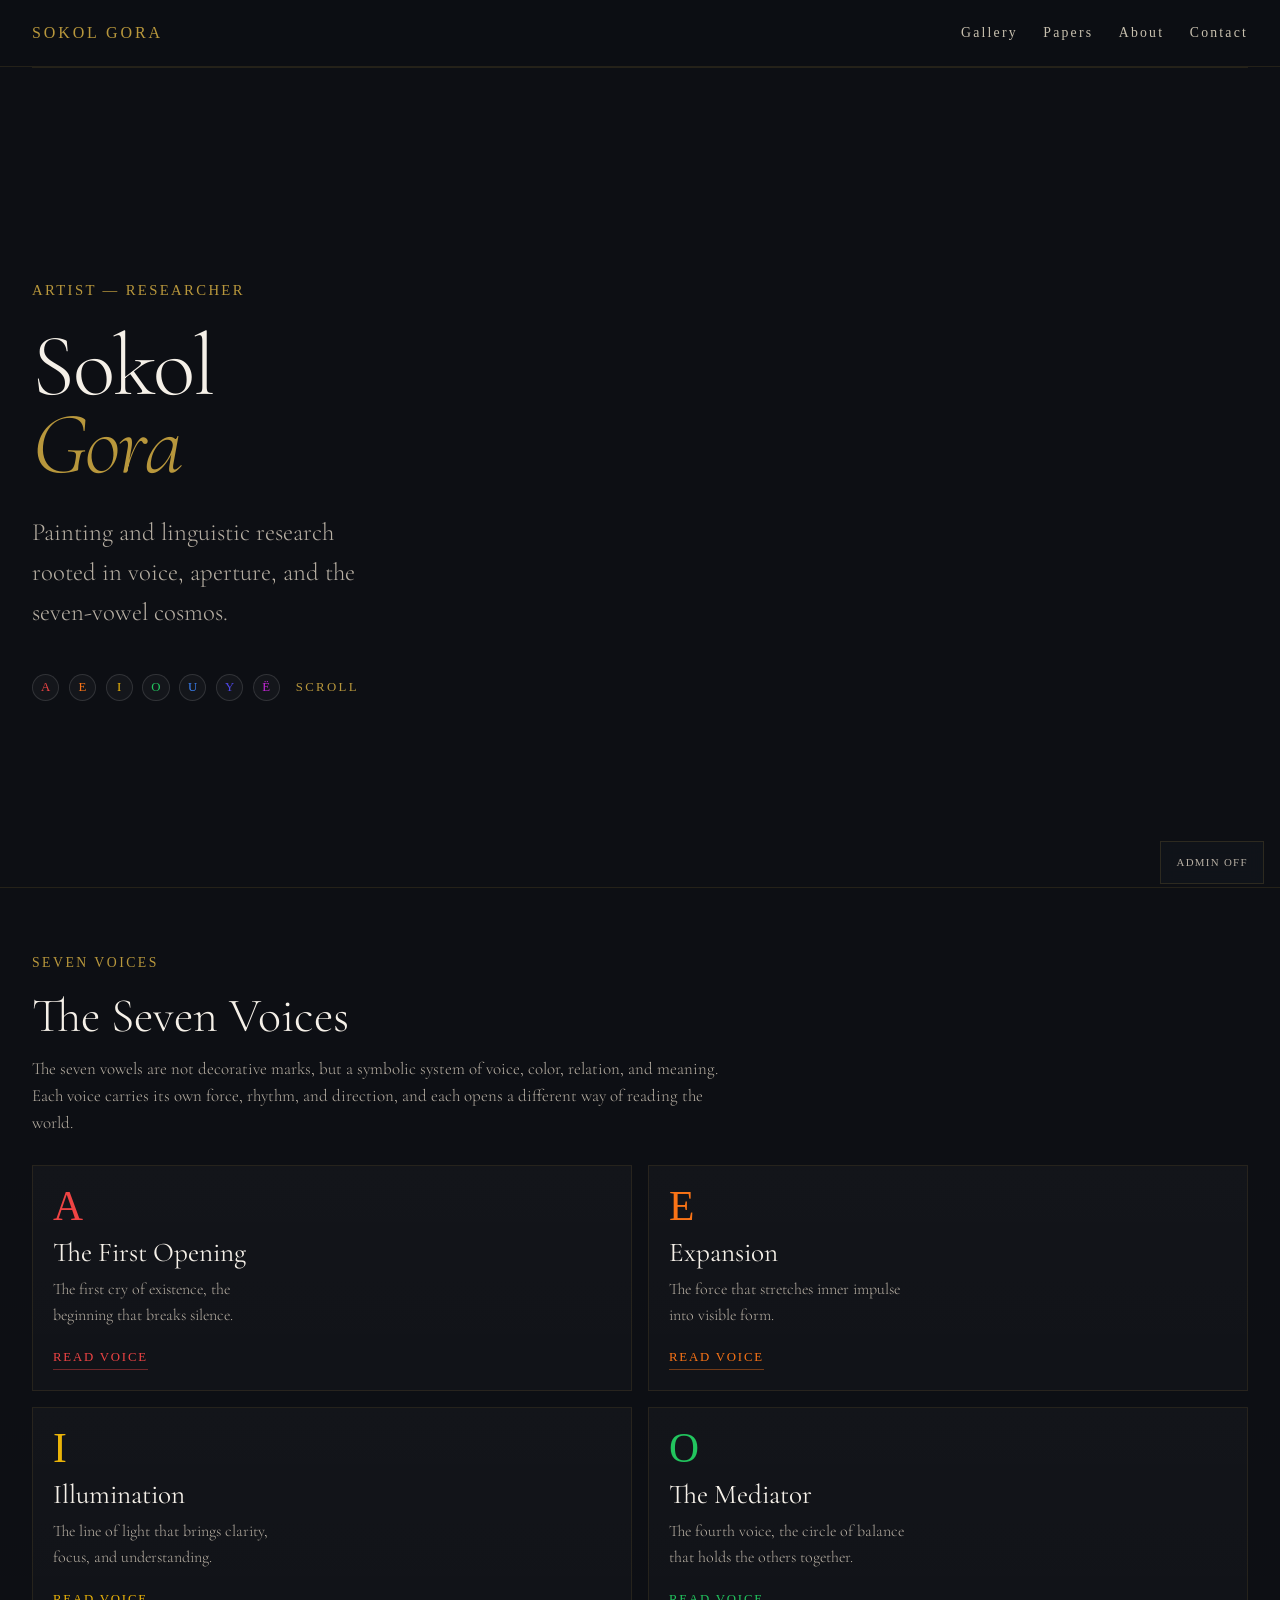
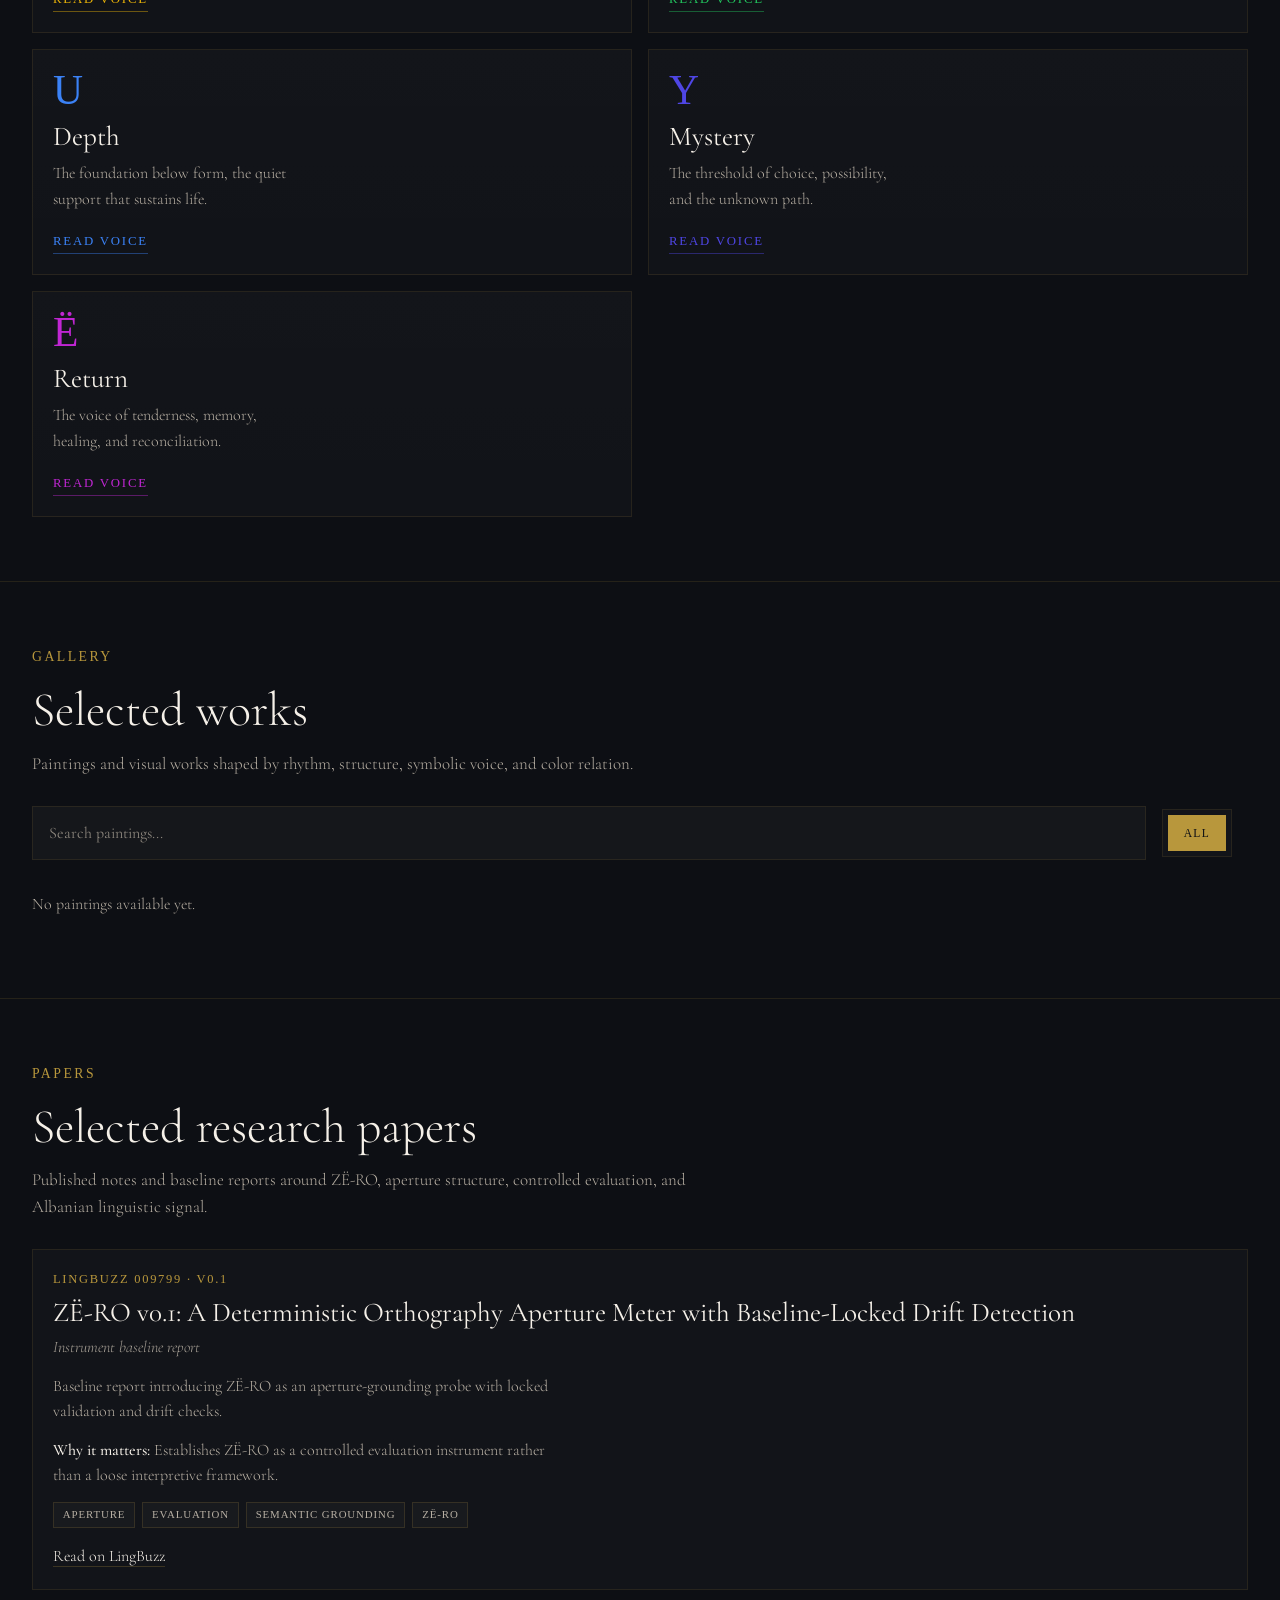
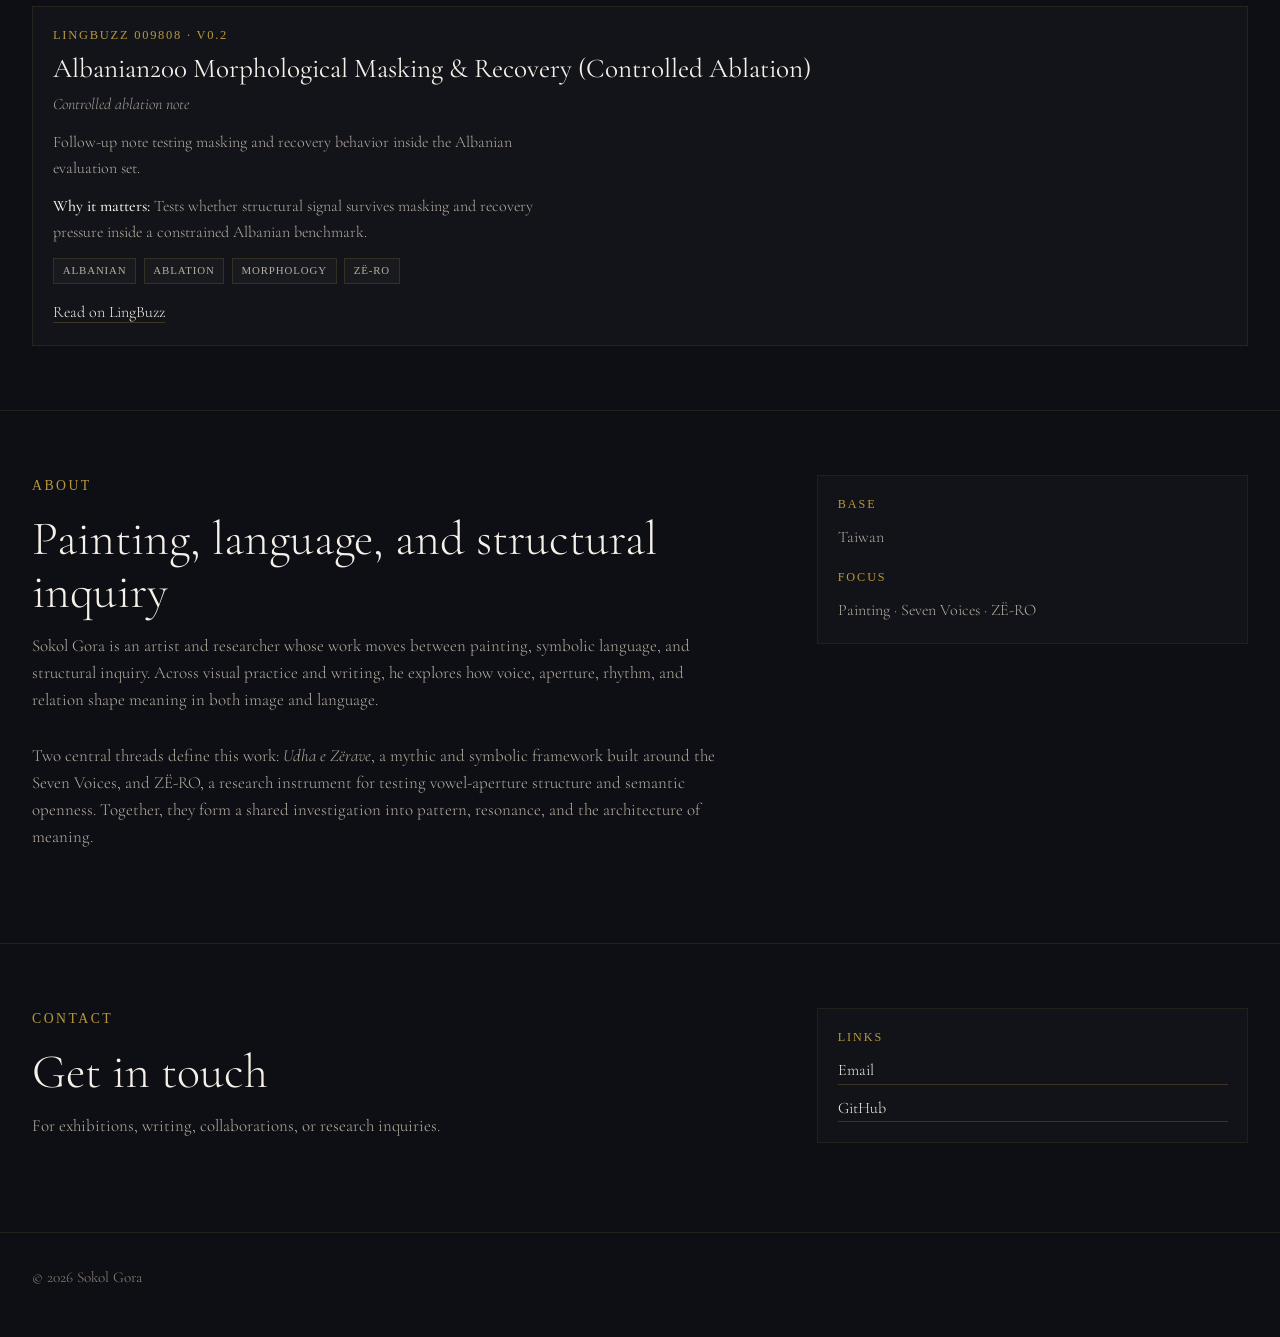
<file: index.html>
<!DOCTYPE html>
<html lang="en">
<head>
  <meta charset="UTF-8" />
  <meta name="viewport" content="width=device-width, initial-scale=1.0" />
  <title>Sokol Gora</title>
  <meta
    name="description"
    content="Painting and linguistic research rooted in voice, aperture, and the seven-vowel cosmos."
  />
  <link rel="preconnect" href="https://fonts.googleapis.com" />
  <link rel="preconnect" href="https://fonts.gstatic.com" crossorigin />
  <link
    href="https://fonts.googleapis.com/css2?family=Cormorant+Garamond:ital,wght@0,300;0,400;0,500;0,600;1,300;1,400&family=IM+Fell+English+SC&display=swap"
    rel="stylesheet"
  />
  <style>
    :root {
      --bg: #09090b;
      --panel: #101014;
      --panel-soft: rgba(255, 255, 255, 0.02);
      --line: rgba(184, 151, 60, 0.14);
      --line-strong: rgba(184, 151, 60, 0.3);
      --gold: #b8973c;
      --gold-soft: #8a6e2d;
      --text: #f5f0e8;
      --muted: #b7afa3;
      --muted-2: #8c867d;
      --max: 1280px;
      --pad: clamp(1.25rem, 3vw, 2rem);
      --serif: "Cormorant Garamond", Georgia, serif;
      --caps: "IM Fell English SC", serif;
    }

    * {
      box-sizing: border-box;
    }

    html {
      scroll-behavior: smooth;
      scroll-padding-top: 6rem;
      background: #0d0f14;
    }

    body {
      margin: 0;
      min-height: 100svh;
      background: #0d0f14;
      color: var(--text);
      font-family: var(--serif);
      font-weight: 300;
      line-height: 1.6;
    }

    a {
      color: inherit;
      text-decoration: none;
    }

    .site-shell {
      position: relative;
      overflow: visible;
    }

    .site-shell::before,
    .site-shell::after {
      content: none;
    }

    .inner {
      position: relative;
      z-index: 1;
      width: min(var(--max), calc(100% - 2 * var(--pad)));
      margin: 0 auto;
    }

    header {
      position: sticky;
      top: 0;
      z-index: 50;
      padding: 1.25rem 0;
      border-bottom: 1px solid var(--line);
      background: rgba(13, 15, 20, 0.88);
      backdrop-filter: blur(10px);
      -webkit-backdrop-filter: blur(10px);
    }

    .topbar {
      display: flex;
      align-items: center;
      justify-content: space-between;
      gap: 1rem;
    }

    .brand {
      font-family: var(--caps);
      font-size: 1rem;
      letter-spacing: 0.18em;
      color: var(--gold);
      text-transform: uppercase;
      white-space: nowrap;
    }

    nav {
      display: flex;
      gap: clamp(1rem, 2vw, 2rem);
      flex-wrap: wrap;
      justify-content: flex-end;
    }

    nav a {
      font-family: var(--caps);
      font-size: 0.86rem;
      letter-spacing: 0.16em;
      color: #ddd4c0;
      opacity: 0.9;
      transition: color 0.2s ease, opacity 0.2s ease;
    }

    nav a:hover,
    nav a:focus-visible {
      color: var(--gold);
      opacity: 1;
      outline: none;
    }

    .hero {
      min-height: calc(100svh - 5rem);
      display: grid;
      align-items: center;
      padding: clamp(4rem, 10vh, 7rem) 0 4rem;
    }

    .hero-grid {
      display: grid;
      grid-template-columns: minmax(0, 560px);
      gap: 0;
      align-items: end;
    }

    .eyebrow {
      font-family: var(--caps);
      font-size: 0.92rem;
      letter-spacing: 0.16em;
      color: var(--gold);
      margin: 0 0 1.6rem;
      text-transform: uppercase;
    }

    .hero-title {
      margin: 0;
      line-height: 0.88;
      letter-spacing: -0.02em;
      font-weight: 300;
      font-size: clamp(2.8rem, 7.7vw, 5.5rem);
    }

    .hero-title span {
      display: block;
    }

    .hero-title .accent {
      color: var(--gold);
      font-style: italic;
    }

    .hero-copy {
      max-width: 28ch;
      margin: 1.9rem 0 2.6rem;
      font-size: clamp(1.2rem, 2.1vw, 1.55rem);
      color: var(--muted);
    }

    .voice-row {
      display: flex;
      align-items: center;
      gap: 0.6rem;
      flex-wrap: wrap;
      margin-top: 1rem;
    }

    #voice-links {
      display: flex;
      gap: 0.6rem;
      flex-wrap: wrap;
    }

    .voice-link {
      width: 1.7rem;
      height: 1.7rem;
      display: inline-flex;
      align-items: center;
      justify-content: center;
      border-radius: 999px;
      border: 1px solid rgba(255, 255, 255, 0.12);
      background: rgba(255, 255, 255, 0.03);
      color: var(--voice);
      font-family: var(--caps);
      font-size: 0.8rem;
      line-height: 1;
      transition:
        transform 0.18s ease,
        border-color 0.18s ease,
        background 0.18s ease,
        box-shadow 0.18s ease;
    }

    .voice-link:hover,
    .voice-link:focus-visible {
      transform: translateY(-1px);
      border-color: color-mix(in srgb, var(--voice) 70%, white 30%);
      background: color-mix(in srgb, var(--voice) 16%, transparent 84%);
      box-shadow: 0 0 0 3px color-mix(in srgb, var(--voice) 14%, transparent 86%);
      outline: none;
    }

    .scroll-note {
      font-family: var(--caps);
      font-size: 0.8rem;
      letter-spacing: 0.18em;
      color: var(--gold);
      text-transform: uppercase;
      margin-left: 0.4rem;
    }

    .hero-side {
      display: none;
    }

    section {
      padding: 4rem 0;
      border-top: 1px solid var(--line);
    }

    .section-head {
      display: flex;
      align-items: baseline;
      justify-content: space-between;
      gap: 1rem;
      margin-bottom: 1rem;
    }

    .section-kicker {
      font-family: var(--caps);
      font-size: 0.86rem;
      letter-spacing: 0.18em;
      color: var(--gold);
      text-transform: uppercase;
    }

    .section-title {
      margin: 0 0 0.8rem;
      font-size: clamp(2rem, 4vw, 3rem);
      font-weight: 300;
      line-height: 1.1;
    }

    .section-copy {
      max-width: 44rem;
      color: var(--muted);
      font-size: 1.06rem;
      margin: 0 0 1.8rem;
    }

    .voice-grid {
      display: grid;
      grid-template-columns: repeat(2, minmax(0, 1fr));
      gap: 1rem;
    }

    .voice-card {
      --voice-accent: var(--gold);
      border: 1px solid rgba(184, 151, 60, 0.12);
      background: linear-gradient(180deg, rgba(255,255,255,0.025), rgba(255,255,255,0.015));
      padding: 1.25rem;
      transition:
        transform 0.18s ease,
        border-color 0.18s ease,
        box-shadow 0.18s ease;
    }

    .voice-card:hover,
    .voice-card:focus-within {
      transform: translateY(-2px);
      border-color: color-mix(in srgb, var(--voice-accent) 38%, rgba(184,151,60,0.24));
      box-shadow: 0 12px 28px rgba(0, 0, 0, 0.18);
    }

    .voice-card-letter {
      font-family: var(--caps);
      font-size: 2.6rem;
      line-height: 1;
      color: var(--voice-accent);
      margin-bottom: 0.65rem;
    }

    .voice-card-title {
      margin: 0 0 0.55rem;
      font-size: 1.7rem;
      font-weight: 400;
      line-height: 1.1;
    }

    .voice-card-copy {
      margin: 0 0 1rem;
      color: var(--muted);
      font-size: 1rem;
      max-width: 30ch;
    }

    .voice-card-link {
      display: inline-flex;
      align-items: center;
      gap: 0.45rem;
      font-family: var(--caps);
      font-size: 0.8rem;
      letter-spacing: 0.14em;
      text-transform: uppercase;
      color: var(--voice-accent);
      border-bottom: 1px solid color-mix(in srgb, var(--voice-accent) 42%, transparent);
      padding-bottom: 0.1rem;
    }

    .voice-card-link:hover,
    .voice-card-link:focus-visible {
      border-color: color-mix(in srgb, var(--voice-accent) 74%, transparent);
      outline: none;
    }

    .cards {
      display: grid;
      grid-template-columns: repeat(2, minmax(0, 1fr));
      gap: 1.2rem;
    }

    .card {
      background: linear-gradient(180deg, rgba(255,255,255,0.025), rgba(255,255,255,0.015));
      border: 1px solid rgba(184, 151, 60, 0.12);
      padding: 1.25rem;
      min-height: 15rem;
    }

    .card-label {
      font-family: var(--caps);
      font-size: 0.82rem;
      letter-spacing: 0.14em;
      text-transform: uppercase;
      color: var(--gold);
      margin-bottom: 0.8rem;
    }

    .card h3 {
      margin: 0 0 0.65rem;
      font-size: 2rem;
      font-weight: 300;
    }

    .card p {
      margin: 0;
      color: var(--muted);
      font-size: 1rem;
    }

    .sr-only {
      position: absolute;
      width: 1px;
      height: 1px;
      padding: 0;
      margin: -1px;
      overflow: hidden;
      clip: rect(0, 0, 0, 0);
      white-space: nowrap;
      border: 0;
    }

    [hidden] {
      display: none !important;
    }

    .gallery-tools {
      display: grid;
      grid-template-columns: minmax(0, 1.2fr) auto auto;
      gap: 1rem;
      align-items: center;
      margin-bottom: 1rem;
    }

    .gallery-search input {
      width: 100%;
      min-height: 3.4rem;
      border: 1px solid rgba(184, 151, 60, 0.12);
      background: rgba(255, 255, 255, 0.03);
      color: var(--text);
      font-family: var(--serif);
      font-size: 1rem;
      padding: 0.95rem 1rem;
      outline: none;
    }

    .gallery-search input::placeholder {
      color: var(--muted-2);
    }

    .gallery-search input:focus {
      border-color: rgba(184, 151, 60, 0.4);
    }

    .gallery-filters {
      display: inline-flex;
      align-items: center;
      gap: 0.4rem;
      padding: 0.3rem;
      border: 1px solid rgba(184, 151, 60, 0.12);
      background: rgba(255, 255, 255, 0.02);
    }

    .gallery-filter {
      border: 0;
      background: transparent;
      color: var(--muted);
      font-family: var(--caps);
      font-size: 0.72rem;
      letter-spacing: 0.12em;
      text-transform: uppercase;
      padding: 0.75rem 1rem;
      cursor: pointer;
    }

    .gallery-filter.is-active {
      background: var(--gold);
      color: #0d0f14;
    }

    .gallery-publish-btn {
      min-height: 3.4rem;
      border: 1px solid rgba(184, 151, 60, 0.28);
      background: var(--gold);
      color: #0d0f14;
      font-family: var(--caps);
      font-size: 0.74rem;
      letter-spacing: 0.14em;
      text-transform: uppercase;
      padding: 0 1.35rem;
      cursor: pointer;
    }

    .gallery-series-filters {
      display: flex;
      flex-wrap: wrap;
      gap: 0.55rem;
      margin: 0 0 1rem;
    }

    .gallery-series-chip {
      border: 1px solid rgba(184, 151, 60, 0.14);
      background: rgba(255, 255, 255, 0.02);
      color: var(--muted);
      font-family: var(--caps);
      font-size: 0.68rem;
      letter-spacing: 0.12em;
      text-transform: uppercase;
      padding: 0.65rem 0.9rem;
      cursor: pointer;
    }

    .gallery-series-chip.is-active {
      border-color: rgba(184, 151, 60, 0.28);
      background: rgba(184, 151, 60, 0.12);
      color: var(--text);
    }

    .gallery-grid {
      display: grid;
      grid-template-columns: repeat(2, minmax(0, 1fr));
      gap: 1rem;
    }

    .gallery-card {
      overflow: hidden;
      border: 1px solid rgba(184, 151, 60, 0.12);
      background: linear-gradient(180deg, rgba(255,255,255,0.025), rgba(255,255,255,0.015));
    }

    .gallery-media {
      aspect-ratio: 4 / 3;
      width: 100%;
      border: 0;
      padding: 0;
      background: #11141b;
      border-bottom: 1px solid rgba(184, 151, 60, 0.12);
      display: flex;
      align-items: center;
      justify-content: center;
      overflow: hidden;
      cursor: zoom-in;
    }

    .gallery-image {
      width: 100%;
      height: 100%;
      object-fit: contain;
      object-position: center;
      display: block;
      background: #11141b;
    }

    .gallery-placeholder {
      color: var(--muted-2);
      font-family: var(--caps);
      font-size: 0.72rem;
      letter-spacing: 0.12em;
      text-transform: uppercase;
    }

    .gallery-body {
      padding: 1rem 1.1rem 1.15rem;
    }

    .gallery-title {
      margin: 0 0 0.45rem;
      font-size: 1.95rem;
      font-weight: 400;
      line-height: 1.08;
    }

    .gallery-details {
      margin: 0 0 0.75rem;
      color: var(--gold);
      font-family: var(--caps);
      font-size: 0.72rem;
      letter-spacing: 0.12em;
      text-transform: uppercase;
    }

    .gallery-series {
      margin: 0 0 0.55rem;
      color: var(--muted-2);
      font-family: var(--caps);
      font-size: 0.68rem;
      letter-spacing: 0.12em;
      text-transform: uppercase;
    }

    .gallery-description {
      margin: 0;
      color: var(--muted);
    }

    .gallery-source-line {
      margin: 0.85rem 0 0;
      color: var(--muted-2);
      font-family: var(--caps);
      font-size: 0.68rem;
      letter-spacing: 0.12em;
      text-transform: uppercase;
    }

    .gallery-card-actions {
      display: flex;
      flex-wrap: wrap;
      gap: 0.6rem;
      margin-top: 1rem;
      padding-top: 0.95rem;
      border-top: 1px solid rgba(184, 151, 60, 0.1);
    }

    .gallery-action-link,
    .gallery-action-btn {
      border: 1px solid rgba(184, 151, 60, 0.16);
      background: transparent;
      color: var(--muted);
      font-family: var(--caps);
      font-size: 0.68rem;
      letter-spacing: 0.12em;
      text-transform: uppercase;
      padding: 0.7rem 0.95rem;
      cursor: pointer;
      text-decoration: none;
      display: inline-flex;
      align-items: center;
      justify-content: center;
    }

    .gallery-action-link:hover,
    .gallery-action-link:focus-visible,
    .gallery-action-btn:hover,
    .gallery-action-btn:focus-visible {
      border-color: rgba(184, 151, 60, 0.32);
      color: var(--text);
      outline: none;
    }

    .gallery-action-link.is-primary {
      background: var(--gold);
      color: #0d0f14;
      border-color: rgba(184, 151, 60, 0.32);
    }

    .gallery-action-btn.is-soft {
      color: var(--muted-2);
    }

    .gallery-empty {
      margin-top: 1rem;
      color: var(--muted);
    }

    .gallery-publish-modal {
      position: fixed;
      inset: 0;
      z-index: 80;
      display: grid;
      place-items: center;
      padding: 1.5rem;
      background: rgba(8, 10, 14, 0.82);
    }

    .gallery-publish-shell {
      width: min(1080px, 100%);
      max-height: calc(100svh - 3rem);
      overflow: auto;
      border: 1px solid rgba(184, 151, 60, 0.14);
      background: #11141b;
      box-shadow: 0 24px 80px rgba(0, 0, 0, 0.45);
    }

    .gallery-publish-panel {
      margin: 0;
      padding: 1rem;
      border: 0;
      background: transparent;
    }

    .gallery-publish-head {
      display: flex;
      align-items: flex-start;
      justify-content: space-between;
      gap: 1rem;
      margin-bottom: 0.75rem;
    }

    .gallery-panel-kicker {
      margin: 0 0 0.35rem;
      font-family: var(--caps);
      font-size: 0.72rem;
      letter-spacing: 0.12em;
      text-transform: uppercase;
      color: var(--gold);
    }

    .gallery-publish-head h3 {
      margin: 0;
      font-size: 1.7rem;
      font-weight: 400;
    }

    .gallery-publish-actions {
      display: flex;
      gap: 0.6rem;
      flex-wrap: wrap;
    }

    .gallery-ghost-btn {
      border: 1px solid rgba(184, 151, 60, 0.16);
      background: transparent;
      color: var(--muted);
      font-family: var(--caps);
      font-size: 0.68rem;
      letter-spacing: 0.12em;
      text-transform: uppercase;
      padding: 0.75rem 0.95rem;
      cursor: pointer;
    }

    .gallery-panel-note {
      margin: 0 0 1rem;
      color: var(--muted);
      max-width: 58ch;
    }

    .gallery-field-grid {
      display: grid;
      grid-template-columns: repeat(2, minmax(0, 1fr));
      gap: 0.9rem;
    }

    .gallery-field {
      display: block;
    }

    .gallery-field-wide {
      grid-column: 1 / -1;
    }

    .gallery-field span {
      display: block;
      margin-bottom: 0.35rem;
      color: var(--muted);
      font-family: var(--caps);
      font-size: 0.72rem;
      letter-spacing: 0.12em;
      text-transform: uppercase;
    }

    .gallery-field input,
    .gallery-field textarea {
      width: 100%;
      border: 1px solid rgba(184, 151, 60, 0.12);
      background: rgba(255, 255, 255, 0.03);
      color: var(--text);
      font-family: var(--serif);
      font-size: 1rem;
      padding: 0.9rem 1rem;
      outline: none;
    }

    .gallery-field textarea {
      resize: vertical;
    }

    .gallery-field input:focus,
    .gallery-field textarea:focus {
      border-color: rgba(184, 151, 60, 0.4);
    }

    .gallery-form-actions {
      display: flex;
      flex-wrap: wrap;
      align-items: center;
      gap: 1rem;
      margin-top: 1rem;
    }

    .gallery-submit-btn {
      border: 1px solid rgba(184, 151, 60, 0.28);
      background: var(--gold);
      color: #0d0f14;
      font-family: var(--caps);
      font-size: 0.74rem;
      letter-spacing: 0.14em;
      text-transform: uppercase;
      padding: 0.95rem 1.25rem;
      cursor: pointer;
    }

    .gallery-form-status {
      margin: 0;
      color: var(--muted);
    }

    .gallery-lightbox {
      position: fixed;
      inset: 0;
      z-index: 90;
      background: rgba(8, 10, 14, 0.9);
      display: grid;
      place-items: center;
      padding: 2rem;
    }

    .gallery-lightbox-inner {
      width: min(1100px, 100%);
      max-height: calc(100svh - 4rem);
      overflow: auto;
      border: 1px solid rgba(184, 151, 60, 0.16);
      background: #11141b;
      box-shadow: 0 20px 80px rgba(0, 0, 0, 0.45);
    }

    .gallery-lightbox-toolbar {
      display: flex;
      align-items: flex-start;
      justify-content: space-between;
      gap: 1rem;
      padding: 1rem 1.1rem;
      border-bottom: 1px solid rgba(184, 151, 60, 0.12);
    }

    .gallery-lightbox-actions {
      display: flex;
      align-items: center;
      gap: 0.55rem;
      flex-wrap: wrap;
    }

    .gallery-lightbox-title {
      margin: 0 0 0.3rem;
      font-size: 1.7rem;
      font-weight: 400;
      line-height: 1.1;
    }

    .gallery-lightbox-meta {
      margin: 0;
      color: var(--gold);
      font-family: var(--caps);
      font-size: 0.72rem;
      letter-spacing: 0.12em;
      text-transform: uppercase;
    }

    .gallery-lightbox-close {
      border: 1px solid rgba(184, 151, 60, 0.16);
      background: transparent;
      color: var(--muted);
      font-family: var(--caps);
      font-size: 0.68rem;
      letter-spacing: 0.12em;
      text-transform: uppercase;
      padding: 0.7rem 0.95rem;
      cursor: pointer;
    }

    .gallery-lightbox-stage {
      display: flex;
      align-items: center;
      justify-content: center;
      padding: 1.2rem;
      min-height: 50svh;
      background: #0d0f14;
      overflow: hidden;
    }

    .gallery-lightbox-image {
      display: block;
      max-width: 100%;
      max-height: calc(100svh - 12rem);
      object-fit: contain;
      background: #11141b;
      transform-origin: center center;
      transition: transform 0.08s ease-out;
      user-select: none;
      -webkit-user-drag: none;
    }

    .paper-list {
      display: grid;
      gap: 1rem;
    }

    .paper {
      border: 1px solid rgba(184, 151, 60, 0.12);
      background: rgba(255, 255, 255, 0.018);
      padding: 1.2rem 1.25rem;
    }

    .paper-meta {
      font-family: var(--caps);
      font-size: 0.78rem;
      letter-spacing: 0.14em;
      color: var(--gold);
      text-transform: uppercase;
      margin-bottom: 0.45rem;
    }

    .paper h3 {
      margin: 0 0 0.45rem;
      font-size: 1.7rem;
      font-weight: 400;
      line-height: 1.15;
    }

    .paper p {
      margin: 0 0 0.8rem;
      color: var(--muted);
      max-width: 64ch;
    }

    .paper-subtitle {
      margin: 0 0 0.5rem;
      color: var(--text);
      font-size: 1rem;
      font-style: italic;
      opacity: 0.9;
    }

    .paper-why {
      color: var(--muted);
      margin-bottom: 0.95rem;
    }

    .paper-why strong {
      color: var(--text);
      font-weight: 500;
    }

    .paper-tags {
      display: flex;
      flex-wrap: wrap;
      gap: 0.45rem;
      margin: 0 0 1rem;
      padding: 0;
      list-style: none;
    }

    .paper-tag {
      display: inline-flex;
      align-items: center;
      border: 1px solid rgba(184, 151, 60, 0.18);
      background: rgba(255, 255, 255, 0.025);
      color: var(--muted);
      padding: 0.22rem 0.55rem;
      font-family: var(--caps);
      font-size: 0.68rem;
      letter-spacing: 0.08em;
      text-transform: uppercase;
    }

    .paper a,
    .contact-links a {
      color: var(--text);
      border-bottom: 1px solid rgba(184, 151, 60, 0.25);
      transition: color 0.2s ease, border-color 0.2s ease;
    }

    .paper a:hover,
    .paper a:focus-visible,
    .contact-links a:hover,
    .contact-links a:focus-visible {
      color: var(--gold);
      border-color: rgba(184, 151, 60, 0.7);
      outline: none;
    }

    .about-grid,
    .contact-grid {
      display: grid;
      grid-template-columns: minmax(0, 1.4fr) minmax(16rem, 0.8fr);
      gap: 2rem;
    }

    .about-meta,
    .contact-box {
      border: 1px solid rgba(184, 151, 60, 0.1);
      background: rgba(255, 255, 255, 0.015);
      padding: 1.2rem;
      align-self: start;
    }

    .meta-label {
      font-family: var(--caps);
      font-size: 0.76rem;
      letter-spacing: 0.16em;
      text-transform: uppercase;
      color: var(--gold);
      margin-bottom: 0.65rem;
    }

    .meta-value {
      color: var(--muted);
      font-size: 1rem;
    }

    .contact-links {
      display: grid;
      gap: 0.7rem;
      color: var(--muted);
      font-size: 1rem;
    }

    footer {
      padding: 2rem 0 3rem;
      border-top: 1px solid var(--line);
      color: var(--muted-2);
      font-size: 0.95rem;
    }

    @media (max-width: 900px) {
      .hero-grid,
      .cards,
      .about-grid,
      .contact-grid,
      .voice-grid,
      .gallery-grid,
      .gallery-field-grid {
        grid-template-columns: 1fr;
      }

      .hero {
        min-height: auto;
      }

      .hero-side {
        min-height: 6rem;
      }

      nav {
        gap: 0.8rem 1rem;
      }

      .gallery-tools,
      .gallery-publish-head {
        grid-template-columns: 1fr;
      }
    }
  
    .admin-toggle-btn {
      position: fixed;
      right: 1rem;
      bottom: 1rem;
      z-index: 95;
      min-height: 2.7rem;
      border: 1px solid rgba(184, 151, 60, 0.18);
      background: rgba(17, 20, 27, 0.92);
      color: var(--muted);
      font-family: var(--caps);
      font-size: 0.68rem;
      letter-spacing: 0.12em;
      text-transform: uppercase;
      padding: 0.75rem 0.95rem;
      cursor: pointer;
      backdrop-filter: blur(8px);
      -webkit-backdrop-filter: blur(8px);
    }

    .admin-toggle-btn.is-on {
      background: var(--gold);
      color: #0d0f14;
      border-color: rgba(184, 151, 60, 0.32);
    }

    .admin-toggle-btn:hover,
    .admin-toggle-btn:focus-visible {
      border-color: rgba(184, 151, 60, 0.32);
      outline: none;
    }
</style>
</head>
<body>
  <div class="site-shell">
    <header>
      <div class="inner topbar">
        <a class="brand" href="/">Sokol Gora</a>
        <nav aria-label="Primary">
          <a href="#gallery">Gallery</a>
          <a href="#papers">Papers</a>
          <a href="#about">About</a>
          <a href="#contact">Contact</a>
        </nav>
      </div>
    </header>

    <main>
      <section class="hero inner" aria-labelledby="hero-title">
        <div class="hero-grid">
          <div>
            <p class="eyebrow">Artist — Researcher</p>
            <h1 class="hero-title" id="hero-title">
              <span>Sokol</span>
              <span class="accent">Gora</span>
            </h1>
            <p class="hero-copy">
              Painting and linguistic research rooted in voice, aperture, and the seven-vowel cosmos.
            </p>
            <div class="voice-row">
              <div id="voice-links" aria-label="Seven voices"></div>
              <span class="scroll-note">Scroll</span>
            </div>
          </div>

        </div>
      </section>

      <section id="seven-voices">
        <div class="inner">
          <div class="section-head">
            <span class="section-kicker">Seven Voices</span>
          </div>
          <h2 class="section-title">The Seven Voices</h2>
          <p class="section-copy">
            The seven vowels are not decorative marks, but a symbolic system of voice, color, relation, and meaning. Each voice carries its own force, rhythm, and direction, and each opens a different way of reading the world.
          </p>
          <div class="voice-grid" id="voice-grid"></div>
        </div>
      </section>

      <section id="gallery">
        <div class="inner">
          <div class="section-head">
            <span class="section-kicker">Gallery</span>
          </div>
          <h2 class="section-title">Selected works</h2>
          <p class="section-copy">
            Paintings and visual works shaped by rhythm, structure, symbolic voice, and color relation.
          </p>

          <div class="gallery-tools">
            <label class="gallery-search" for="gallery-search">
              <span class="sr-only">Search paintings</span>
              <input id="gallery-search" type="search" placeholder="Search paintings..." autocomplete="off" />
            </label>

            <div class="gallery-filters" role="group" aria-label="Gallery filters">
              <button class="gallery-filter is-active" type="button" data-gallery-filter="all" aria-pressed="true">All</button>
              <button class="gallery-filter" type="button" data-gallery-filter="mine" aria-pressed="false">My Gallery</button>
            </div>

            <button
              class="gallery-publish-btn"
              id="open-publish-panel"
              type="button"
              aria-expanded="false"
              aria-controls="gallery-publish-modal"
            >
              + Publish Painting
            </button>
          </div>

          <div class="gallery-series-filters" id="gallery-series-filters" hidden></div>

          <div class="gallery-grid" id="gallery-grid"></div>
          <p class="gallery-empty" id="gallery-empty" hidden>No paintings yet. Use “Publish Painting” to add your first work.</p>
        </div>

        <div class="gallery-publish-modal" id="gallery-publish-modal" hidden>
          <div class="gallery-publish-shell">
            <section class="gallery-publish-panel" aria-labelledby="publish-painting-title">
              <div class="gallery-publish-head">
                <div>
                  <p class="gallery-panel-kicker">Author Tool</p>
                  <h3 id="publish-painting-title">Publish Painting</h3>
                </div>
                <div class="gallery-publish-actions">
                  <button class="gallery-ghost-btn" id="export-local-gallery" type="button">Copy local JSON</button>
                  <button class="gallery-ghost-btn" id="close-publish-panel" type="button">Close</button>
                </div>
              </div>

              <p class="gallery-panel-note">
                This adds works to <em>My Gallery</em> in this browser and lets you prepare entries before syncing them into the site.
              </p>

              <form class="gallery-form" id="gallery-publish-form">
                <div class="gallery-field-grid">
                  <label class="gallery-field">
                    <span>Title</span>
                    <input name="title" type="text" required />
                  </label>

                  <label class="gallery-field">
                    <span>Year</span>
                    <input name="year" type="text" required placeholder="2026" />
                  </label>

                  <label class="gallery-field">
                    <span>Type</span>
                    <input name="type" type="text" required placeholder="Painting" />
                  </label>

                  <label class="gallery-field">
                    <span>Medium (optional)</span>
                    <input name="medium" type="text" placeholder="Oil on canvas" />
                  </label>

                  <label class="gallery-field">
                    <span>Dimensions (optional)</span>
                    <input name="dimensions" type="text" placeholder="80 × 100 cm" />
                  </label>

                  <label class="gallery-field">
                    <span>Series (optional)</span>
                    <input name="series" type="text" placeholder="Landscapes" />
                  </label>

                  <label class="gallery-field">
                    <span>Image filename (optional)</span>
                    <input id="gallery-image-filename" name="imageFilename" type="text" placeholder="my-painting.jpg" />
                  </label>

                  <label class="gallery-field">
                    <span>Image URL (optional)</span>
                    <input name="imageUrl" type="url" placeholder="https://example.com/painting.jpg" />
                  </label>

                  <label class="gallery-field gallery-field-wide">
                    <span>Description (optional)</span>
                    <textarea name="description" rows="4" placeholder="Add a short description if you want."></textarea>
                  </label>

                  <label class="gallery-field gallery-field-wide">
                    <span>Image file (local preview, optional)</span>
                    <input id="gallery-image-file" name="imageFile" type="file" accept="image/*" />
                  </label>
                </div>

                <div class="gallery-form-actions">
                  <button class="gallery-submit-btn" type="submit">Add to My Gallery</button>
                  <p class="gallery-form-status" id="gallery-publish-status" aria-live="polite"></p>
                </div>
              </form>
            </section>
          </div>
        </div>

        <div class="gallery-lightbox" id="gallery-lightbox" hidden>
          <div class="gallery-lightbox-inner">
            <div class="gallery-lightbox-toolbar">
              <div>
                <h3 class="gallery-lightbox-title" id="gallery-lightbox-title"></h3>
                <p class="gallery-lightbox-meta" id="gallery-lightbox-meta"></p>
              </div>
              <div class="gallery-lightbox-actions">
                <button class="gallery-lightbox-close" id="gallery-zoom-out" type="button">−</button>
                <button class="gallery-lightbox-close" id="gallery-zoom-reset" type="button">Reset</button>
                <button class="gallery-lightbox-close" id="gallery-zoom-in" type="button">+</button>
                <button class="gallery-lightbox-close" id="gallery-lightbox-close" type="button">Close</button>
              </div>
            </div>
            <div class="gallery-lightbox-stage" id="gallery-lightbox-stage">
              <img class="gallery-lightbox-image" id="gallery-lightbox-image" alt="" />
            </div>
          </div>
        </div>
      </section>

      <section id="papers">
        <div class="inner">
          <div class="section-head">
            <span class="section-kicker">Papers</span>
          </div>
          <h2 class="section-title">Selected research papers</h2>
          <p class="section-copy">
            Published notes and baseline reports around ZË-RO, aperture structure, controlled evaluation, and Albanian linguistic signal.
          </p>
          <div class="paper-list">
            <article class="paper">
              <div class="paper-meta">LingBuzz 009799 · v0.1</div>
              <h3>ZË-RO v0.1: A Deterministic Orthography Aperture Meter with Baseline-Locked Drift Detection</h3>
              <p class="paper-subtitle">Instrument baseline report</p>
              <p>
                Baseline report introducing ZË-RO as an aperture-grounding probe with locked validation and drift checks.
              </p>
              <p class="paper-why">
                <strong>Why it matters:</strong> Establishes ZË-RO as a controlled evaluation instrument rather than a loose interpretive framework.
              </p>
              <ul class="paper-tags" aria-label="Paper tags">
                <li class="paper-tag">Aperture</li>
                <li class="paper-tag">Evaluation</li>
                <li class="paper-tag">Semantic Grounding</li>
                <li class="paper-tag">ZË-RO</li>
              </ul>
              <a href="https://lingbuzz.net/lingbuzz/009799" target="_blank" rel="noreferrer">Read on LingBuzz</a>
            </article>

            <article class="paper">
              <div class="paper-meta">LingBuzz 009808 · v0.2</div>
              <h3>Albanian200 Morphological Masking &amp; Recovery (Controlled Ablation)</h3>
              <p class="paper-subtitle">Controlled ablation note</p>
              <p>
                Follow-up note testing masking and recovery behavior inside the Albanian evaluation set.
              </p>
              <p class="paper-why">
                <strong>Why it matters:</strong> Tests whether structural signal survives masking and recovery pressure inside a constrained Albanian benchmark.
              </p>
              <ul class="paper-tags" aria-label="Paper tags">
                <li class="paper-tag">Albanian</li>
                <li class="paper-tag">Ablation</li>
                <li class="paper-tag">Morphology</li>
                <li class="paper-tag">ZË-RO</li>
              </ul>
              <a href="https://lingbuzz.net/lingbuzz/009808" target="_blank" rel="noreferrer">Read on LingBuzz</a>
            </article>
          </div>
        </div>
      </section>

      <section id="about">
        <div class="inner about-grid">
          <div>
            <div class="section-head">
              <span class="section-kicker">About</span>
            </div>
            <h2 class="section-title">Painting, language, and structural inquiry</h2>
            <p class="section-copy">
              Sokol Gora is an artist and researcher whose work moves between painting, symbolic language, and structural inquiry. Across visual practice and writing, he explores how voice, aperture, rhythm, and relation shape meaning in both image and language.
            </p>
            <p class="section-copy">
              Two central threads define this work: <em>Udha e Zërave</em>, a mythic and symbolic framework built around the Seven Voices, and ZË-RO, a research instrument for testing vowel-aperture structure and semantic openness. Together, they form a shared investigation into pattern, resonance, and the architecture of meaning.
            </p>
          </div>
          <aside class="about-meta">
            <div class="meta-label">Base</div>
            <div class="meta-value">Taiwan</div>
            <div class="meta-label" style="margin-top: 1.1rem;">Focus</div>
            <div class="meta-value">Painting · Seven Voices · ZË-RO</div>
          </aside>
        </div>
      </section>

      <section id="contact">
        <div class="inner contact-grid">
          <div>
            <div class="section-head">
              <span class="section-kicker">Contact</span>
            </div>
            <h2 class="section-title">Get in touch</h2>
            <p class="section-copy">
              For exhibitions, writing, collaborations, or research inquiries.
            </p>
          </div>
          <aside class="contact-box">
            <div class="meta-label">Links</div>
            <div class="contact-links">
              <a href="mailto:sokolgora@gmail.com">Email</a>
              <a href="https://github.com/sokolgora-sketch" target="_blank" rel="noreferrer">GitHub</a>
            </div>
          </aside>
        </div>
      </section>
    </main>

    <footer>
      <div class="inner">© 2026 Sokol Gora</div>
    </footer>
  </div>

  <script type="module" src="./home.js"></script>
  <button id="admin-mode-toggle" class="admin-toggle-btn" type="button" aria-pressed="false">Admin Off</button>
</body>
</html>
</file>
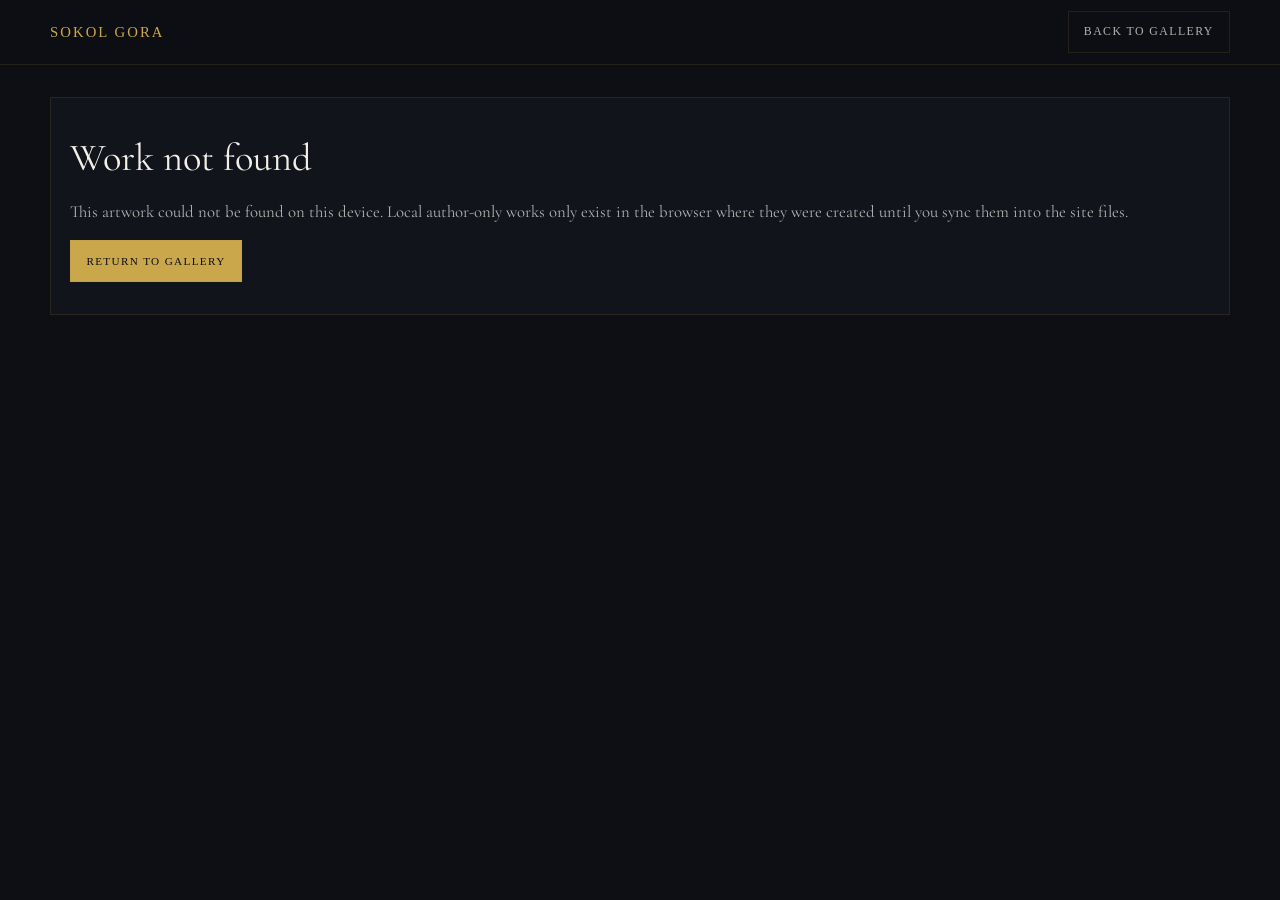
<file: work/index.html>
<!DOCTYPE html>
<html lang="en">
<head>
  <meta charset="UTF-8" />
  <meta name="viewport" content="width=device-width, initial-scale=1.0" />
  <title>Work | Sokol Gora</title>
  <link rel="preconnect" href="https://fonts.googleapis.com" />
  <link rel="preconnect" href="https://fonts.gstatic.com" crossorigin />
  <link href="https://fonts.googleapis.com/css2?family=Cormorant+Garamond:wght@300;400;500;600&family=IM+Fell+English+SC&display=swap" rel="stylesheet" />
  <style>
    :root {
      --bg: #0d0f14;
      --panel: #11141b;
      --line: rgba(184, 151, 60, 0.14);
      --gold: #caa74b;
      --text: #f3efe7;
      --muted: rgba(243, 239, 231, 0.72);
      --muted-2: rgba(243, 239, 231, 0.48);
      --caps: "IM Fell English SC", serif;
      --serif: "Cormorant Garamond", serif;
    }

    * { box-sizing: border-box; }

    html, body {
      margin: 0;
      min-height: 100%;
      background: var(--bg);
      color: var(--text);
    }

    body {
      font-family: var(--serif);
      line-height: 1.5;
    }

    a {
      color: inherit;
      text-decoration: none;
    }

    .site-header {
      border-bottom: 1px solid var(--line);
      position: sticky;
      top: 0;
      z-index: 10;
      background: rgba(13, 15, 20, 0.94);
      backdrop-filter: blur(8px);
      -webkit-backdrop-filter: blur(8px);
    }

    .site-header-inner {
      width: min(1180px, calc(100% - 2rem));
      margin: 0 auto;
      min-height: 4rem;
      display: flex;
      align-items: center;
      justify-content: space-between;
      gap: 1rem;
    }

    .site-name {
      font-family: var(--caps);
      font-size: 0.92rem;
      letter-spacing: 0.14em;
      text-transform: uppercase;
      color: var(--gold);
    }

    .back-link {
      font-family: var(--caps);
      font-size: 0.74rem;
      letter-spacing: 0.12em;
      text-transform: uppercase;
      color: var(--muted);
      border: 1px solid var(--line);
      padding: 0.72rem 0.95rem;
    }

    .work-shell {
      width: min(1180px, calc(100% - 2rem));
      margin: 0 auto;
      padding: 2rem 0 3rem;
    }

    .work-grid {
      display: grid;
      grid-template-columns: minmax(0, 1.35fr) minmax(320px, 0.75fr);
      gap: 1.25rem;
      align-items: start;
    }

    .work-stage {
      border: 1px solid var(--line);
      background: var(--panel);
      padding: 1.25rem;
      min-height: 60svh;
      display: flex;
      align-items: center;
      justify-content: center;
    }

    .work-image {
      display: block;
      width: 100%;
      max-height: 78svh;
      object-fit: contain;
      background: var(--panel);
    }

    .work-panel {
      border: 1px solid var(--line);
      background: linear-gradient(180deg, rgba(255,255,255,0.025), rgba(255,255,255,0.015));
      padding: 1.25rem 1.2rem;
    }

    .work-kicker {
      margin: 0 0 0.5rem;
      font-family: var(--caps);
      font-size: 0.74rem;
      letter-spacing: 0.12em;
      text-transform: uppercase;
      color: var(--gold);
    }

    .work-title {
      margin: 0 0 0.5rem;
      font-size: clamp(2.4rem, 5vw, 4.1rem);
      font-weight: 400;
      line-height: 1.02;
    }

    .work-meta {
      margin: 0 0 0.9rem;
      font-family: var(--caps);
      font-size: 0.74rem;
      letter-spacing: 0.12em;
      text-transform: uppercase;
      color: var(--gold);
    }

    .work-series {
      margin: 0 0 0.8rem;
      font-family: var(--caps);
      font-size: 0.72rem;
      letter-spacing: 0.12em;
      text-transform: uppercase;
      color: var(--muted-2);
    }

    .work-description {
      margin: 0;
      color: var(--muted);
      font-size: 1.08rem;
      max-width: 48ch;
    }

    .work-actions {
      display: flex;
      flex-wrap: wrap;
      gap: 0.7rem;
      margin-top: 1.25rem;
      padding-top: 1rem;
      border-top: 1px solid rgba(184, 151, 60, 0.1);
    }

    .work-btn {
      border: 1px solid rgba(184, 151, 60, 0.18);
      background: transparent;
      color: var(--muted);
      font-family: var(--caps);
      font-size: 0.7rem;
      letter-spacing: 0.12em;
      text-transform: uppercase;
      padding: 0.72rem 0.95rem;
      cursor: pointer;
      display: inline-flex;
      align-items: center;
      justify-content: center;
      text-decoration: none;
    }

    .work-btn.is-primary {
      background: var(--gold);
      color: #0d0f14;
      border-color: rgba(184, 151, 60, 0.3);
    }

    .work-nav {
      display: flex;
      flex-wrap: wrap;
      gap: 0.7rem;
      margin-top: 1.5rem;
    }

    .work-nav a {
      border: 1px solid rgba(184, 151, 60, 0.14);
      padding: 0.72rem 0.95rem;
      font-family: var(--caps);
      font-size: 0.7rem;
      letter-spacing: 0.12em;
      text-transform: uppercase;
      color: var(--muted);
    }

    .work-empty {
      border: 1px solid var(--line);
      background: var(--panel);
      padding: 2rem 1.2rem;
    }

    .work-empty h1 {
      margin: 0 0 0.7rem;
      font-size: 2.4rem;
      font-weight: 400;
    }

    .work-empty p {
      margin: 0 0 1rem;
      color: var(--muted);
      font-size: 1.05rem;
    }

    [hidden] {
      display: none !important;
    }

    @media (max-width: 900px) {
      .work-grid {
        grid-template-columns: 1fr;
      }

      .work-stage {
        min-height: auto;
      }

      .work-image {
        max-height: 60svh;
      }
    }
  </style>
</head>
<body>
  <header class="site-header">
    <div class="site-header-inner">
      <a class="site-name" href="../">Sokol Gora</a>
      <a class="back-link" href="../#gallery">Back to Gallery</a>
    </div>
  </header>

  <main class="work-shell">
    <section class="work-grid" id="work-page" hidden>
      <figure class="work-stage">
        <img class="work-image" id="work-image" alt="" />
      </figure>

      <aside class="work-panel">
        <p class="work-kicker" id="work-kicker">Artwork</p>
        <h1 class="work-title" id="work-title"></h1>
        <p class="work-meta" id="work-meta"></p>
        <p class="work-series" id="work-series" hidden></p>
        <p class="work-description" id="work-description" hidden></p>

        <div class="work-actions">
          <a class="work-btn is-primary" id="work-open-image" href="#" target="_blank" rel="noreferrer">Open Image</a>
          <a class="work-btn" id="work-dialogue" href="#">Dialogue</a>
          <button class="work-btn" id="work-share" type="button">Share</button>
        </div>

        <nav class="work-nav">
          <a id="work-prev" href="#" hidden>Previous Work</a>
          <a id="work-next" href="#" hidden>Next Work</a>
        </nav>
      </aside>
    </section>

    <section class="work-empty" id="work-empty" hidden>
      <h1>Work not found</h1>
      <p>This artwork could not be found on this device. Local author-only works only exist in the browser where they were created until you sync them into the site files.</p>
      <a class="work-btn is-primary" href="../#gallery">Return to Gallery</a>
    </section>
  </main>

  <script type="module" src="./work.js"></script>
</body>
</html>
</file>
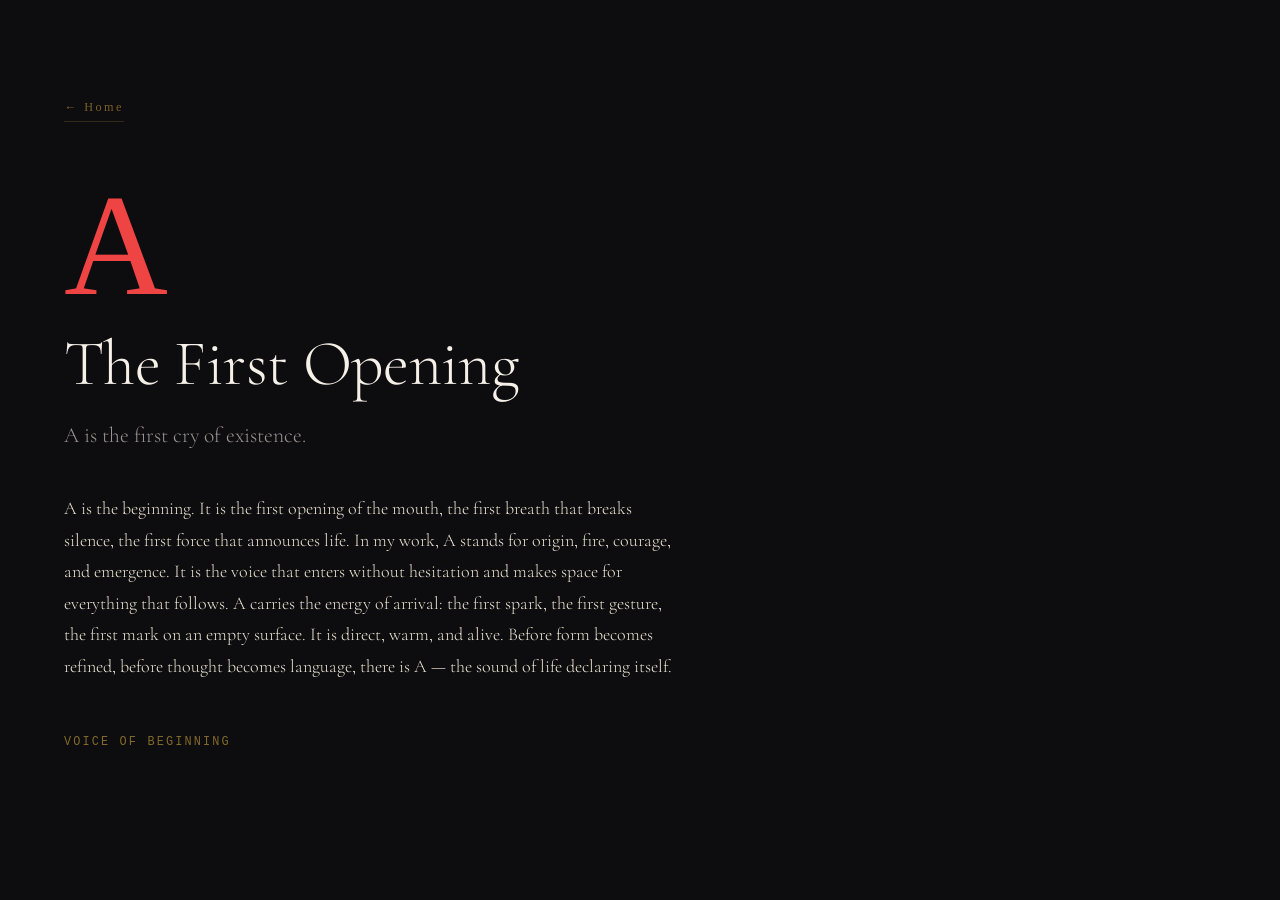
<file: voices/a/index.html>
<!DOCTYPE html>
<html lang="en">
<head>
  <meta charset="UTF-8" />
  <meta name="viewport" content="width=device-width, initial-scale=1.0" />
  <title>Voice | Sokol Gora</title>
  <link rel="preconnect" href="https://fonts.googleapis.com" />
  <link rel="preconnect" href="https://fonts.gstatic.com" crossorigin />
  <link href="https://fonts.googleapis.com/css2?family=Cormorant+Garamond:ital,wght@0,300;0,400;0,600;1,300;1,400&family=IM+Fell+English+SC&display=swap" rel="stylesheet" />
  <link rel="stylesheet" href="/voices/voice-page.css" />
</head>
<body>
  <main>
    <article class="voice-layout" id="voice-page" data-voice-slug="a">
      <a class="back-link" href="/" aria-label="Back to homepage">← Home</a>
      <p class="voice-letter" data-field="letter"></p>
      <h1 data-field="title"></h1>
      <p class="voice-subtitle" data-field="subtitle"></p>
      <p class="voice-body" data-field="body"></p>
      <p class="voice-footer" data-field="footer"></p>
    </article>
  </main>
  <script type="module" src="/voices/voice-page.js"></script>
</body>
</html>
</file>
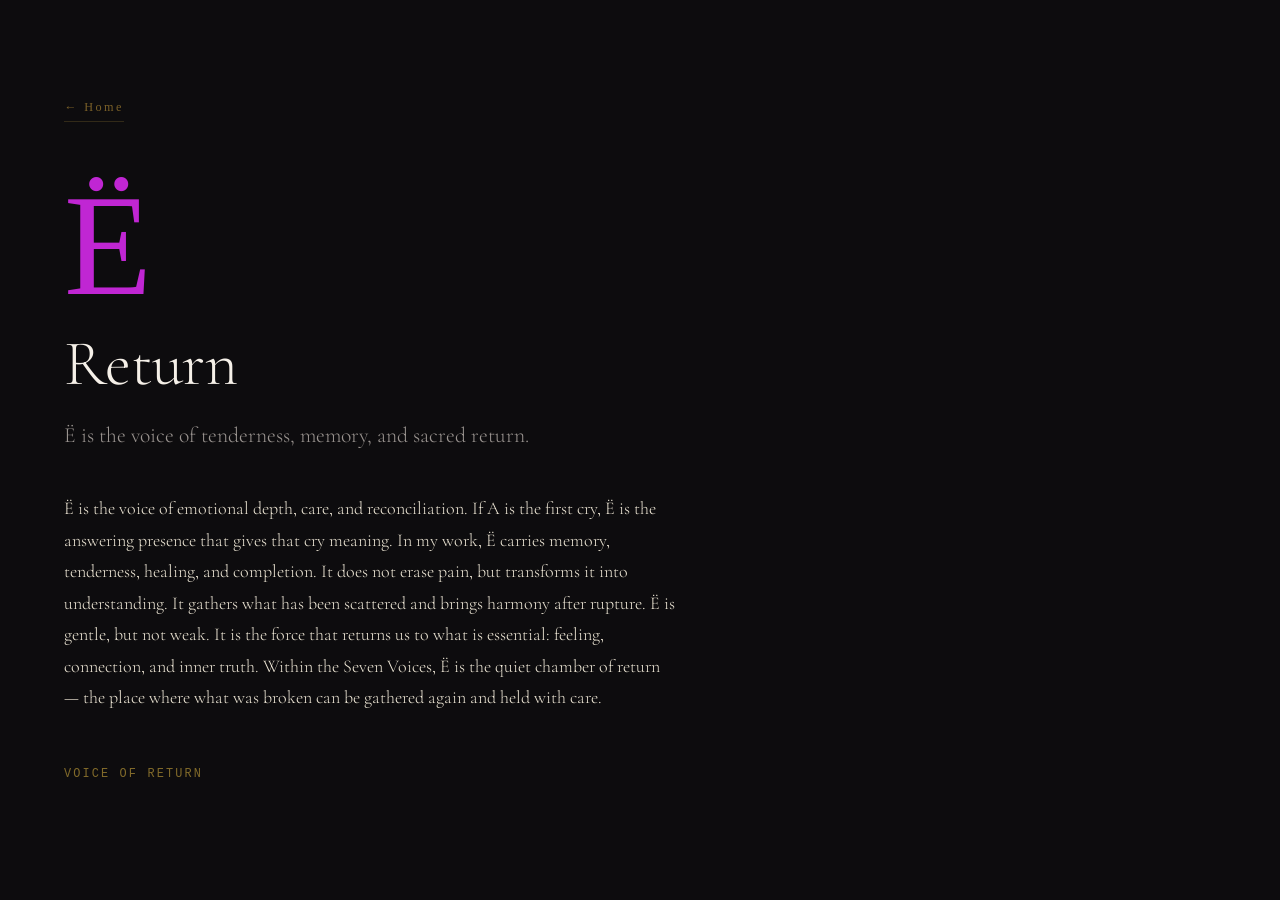
<file: voices/e-umlaut/index.html>
<!DOCTYPE html>
<html lang="en">
<head>
  <meta charset="UTF-8" />
  <meta name="viewport" content="width=device-width, initial-scale=1.0" />
  <title>Voice | Sokol Gora</title>
  <link rel="preconnect" href="https://fonts.googleapis.com" />
  <link rel="preconnect" href="https://fonts.gstatic.com" crossorigin />
  <link href="https://fonts.googleapis.com/css2?family=Cormorant+Garamond:ital,wght@0,300;0,400;0,600;1,300;1,400&family=IM+Fell+English+SC&display=swap" rel="stylesheet" />
  <link rel="stylesheet" href="/voices/voice-page.css" />
</head>
<body>
  <main>
    <article class="voice-layout" id="voice-page" data-voice-slug="e-umlaut">
      <a class="back-link" href="/" aria-label="Back to homepage">← Home</a>
      <p class="voice-letter" data-field="letter"></p>
      <h1 data-field="title"></h1>
      <p class="voice-subtitle" data-field="subtitle"></p>
      <p class="voice-body" data-field="body"></p>
      <p class="voice-footer" data-field="footer"></p>
    </article>
  </main>
  <script type="module" src="/voices/voice-page.js"></script>
</body>
</html>
</file>
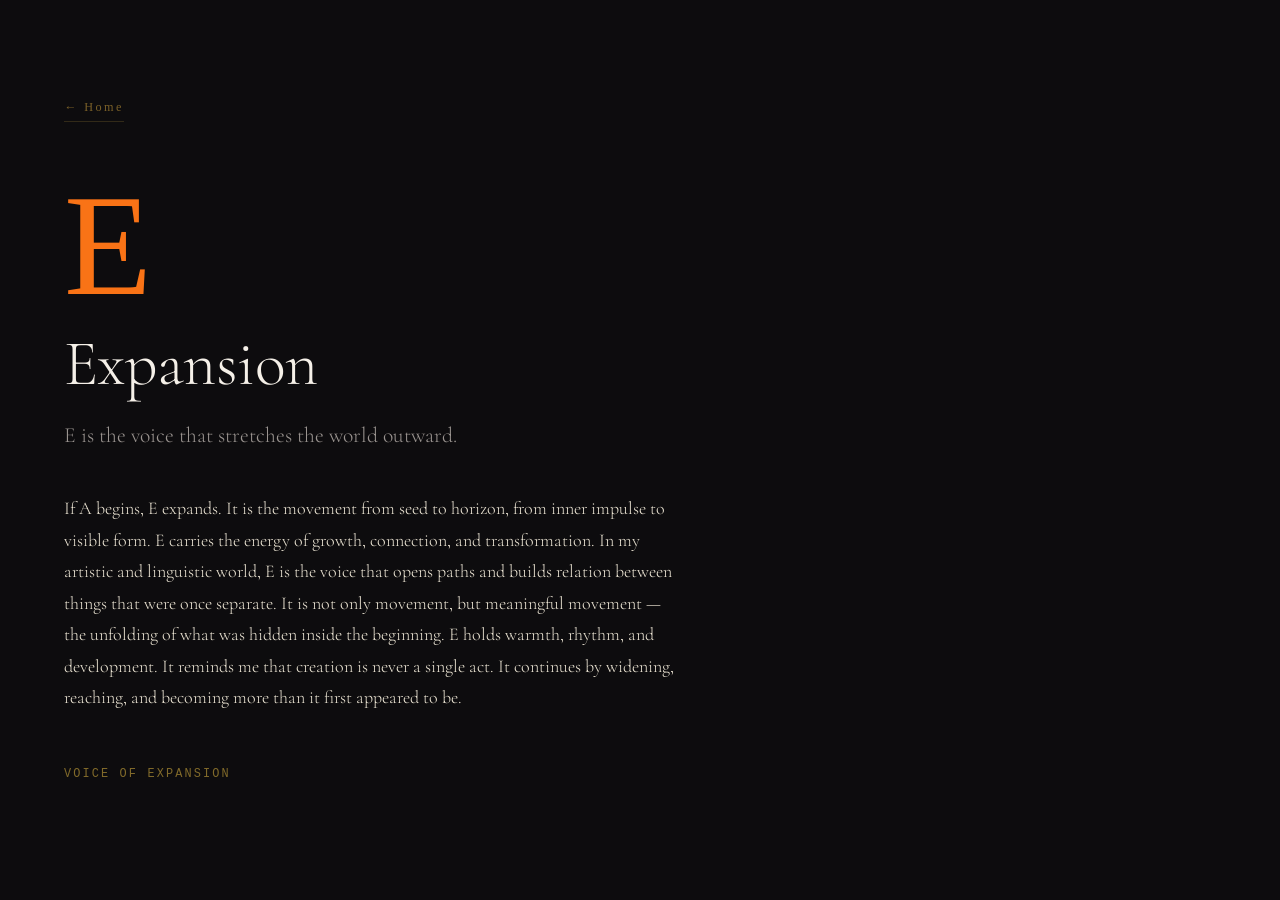
<file: voices/e/index.html>
<!DOCTYPE html>
<html lang="en">
<head>
  <meta charset="UTF-8" />
  <meta name="viewport" content="width=device-width, initial-scale=1.0" />
  <title>Voice | Sokol Gora</title>
  <link rel="preconnect" href="https://fonts.googleapis.com" />
  <link rel="preconnect" href="https://fonts.gstatic.com" crossorigin />
  <link href="https://fonts.googleapis.com/css2?family=Cormorant+Garamond:ital,wght@0,300;0,400;0,600;1,300;1,400&family=IM+Fell+English+SC&display=swap" rel="stylesheet" />
  <link rel="stylesheet" href="/voices/voice-page.css" />
</head>
<body>
  <main>
    <article class="voice-layout" id="voice-page" data-voice-slug="e">
      <a class="back-link" href="/" aria-label="Back to homepage">← Home</a>
      <p class="voice-letter" data-field="letter"></p>
      <h1 data-field="title"></h1>
      <p class="voice-subtitle" data-field="subtitle"></p>
      <p class="voice-body" data-field="body"></p>
      <p class="voice-footer" data-field="footer"></p>
    </article>
  </main>
  <script type="module" src="/voices/voice-page.js"></script>
</body>
</html>
</file>
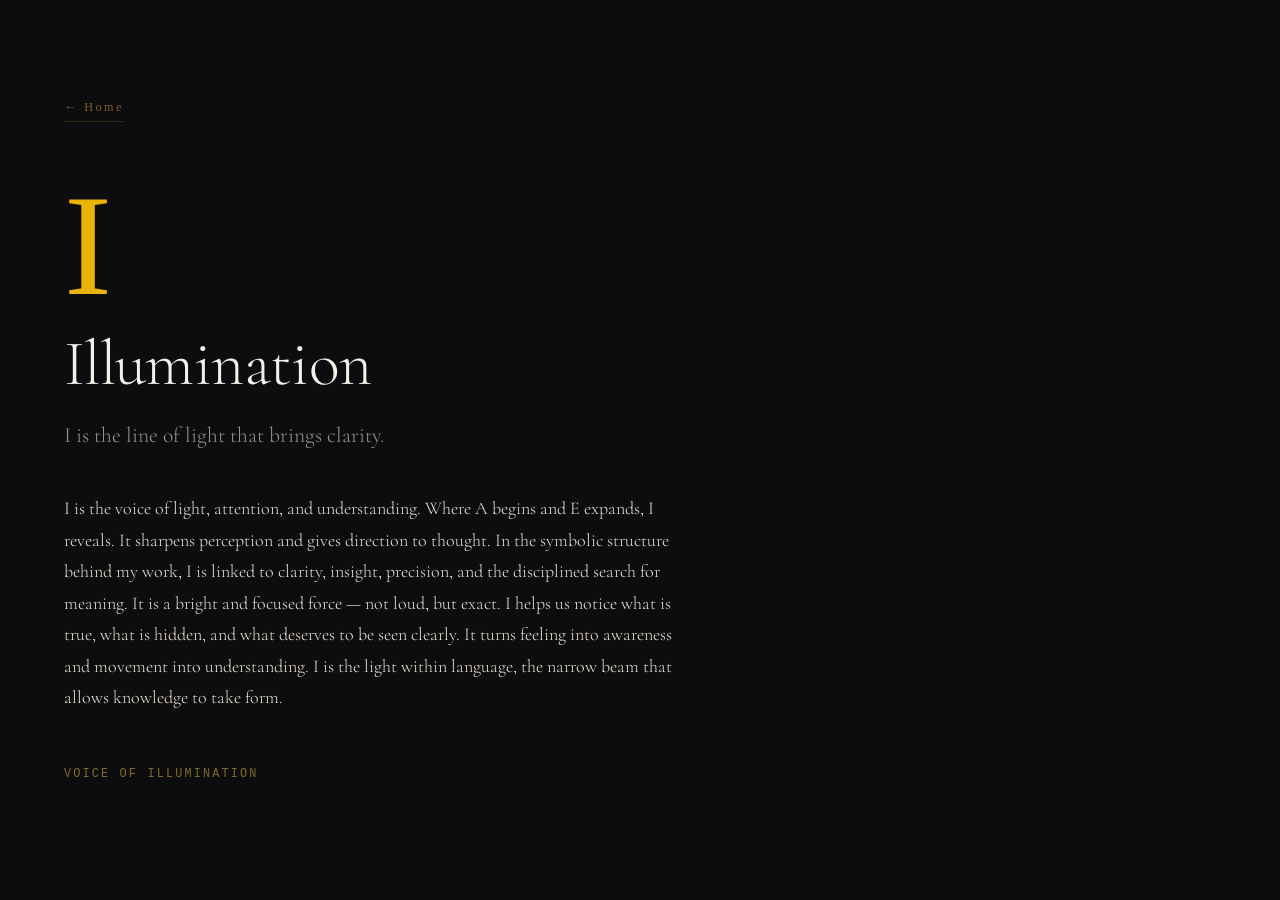
<file: voices/i/index.html>
<!DOCTYPE html>
<html lang="en">
<head>
  <meta charset="UTF-8" />
  <meta name="viewport" content="width=device-width, initial-scale=1.0" />
  <title>Voice | Sokol Gora</title>
  <link rel="preconnect" href="https://fonts.googleapis.com" />
  <link rel="preconnect" href="https://fonts.gstatic.com" crossorigin />
  <link href="https://fonts.googleapis.com/css2?family=Cormorant+Garamond:ital,wght@0,300;0,400;0,600;1,300;1,400&family=IM+Fell+English+SC&display=swap" rel="stylesheet" />
  <link rel="stylesheet" href="/voices/voice-page.css" />
</head>
<body>
  <main>
    <article class="voice-layout" id="voice-page" data-voice-slug="i">
      <a class="back-link" href="/" aria-label="Back to homepage">← Home</a>
      <p class="voice-letter" data-field="letter"></p>
      <h1 data-field="title"></h1>
      <p class="voice-subtitle" data-field="subtitle"></p>
      <p class="voice-body" data-field="body"></p>
      <p class="voice-footer" data-field="footer"></p>
    </article>
  </main>
  <script type="module" src="/voices/voice-page.js"></script>
</body>
</html>
</file>
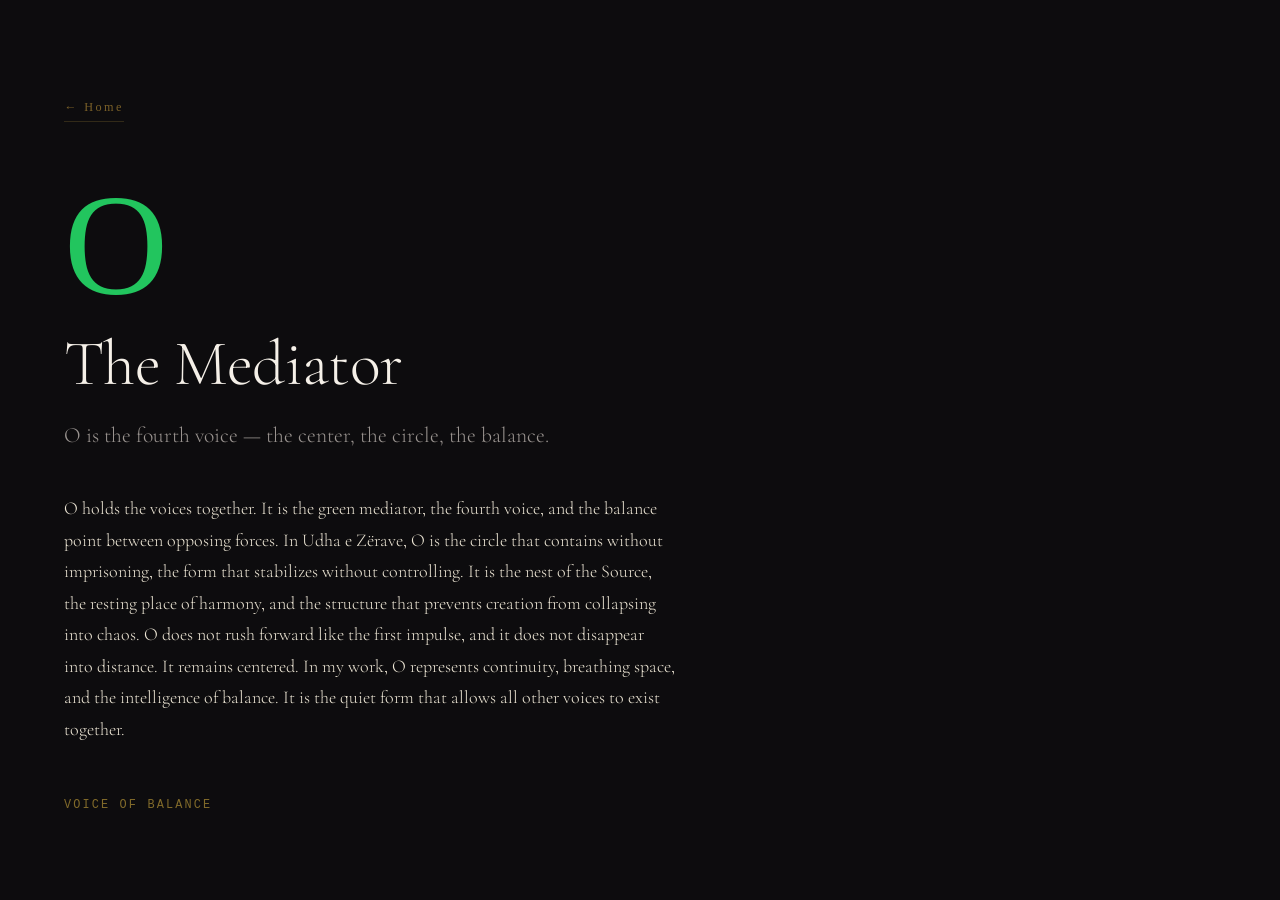
<file: voices/o/index.html>
<!DOCTYPE html>
<html lang="en">
<head>
  <meta charset="UTF-8" />
  <meta name="viewport" content="width=device-width, initial-scale=1.0" />
  <title>Voice | Sokol Gora</title>
  <link rel="preconnect" href="https://fonts.googleapis.com" />
  <link rel="preconnect" href="https://fonts.gstatic.com" crossorigin />
  <link href="https://fonts.googleapis.com/css2?family=Cormorant+Garamond:ital,wght@0,300;0,400;0,600;1,300;1,400&family=IM+Fell+English+SC&display=swap" rel="stylesheet" />
  <link rel="stylesheet" href="/voices/voice-page.css" />
</head>
<body>
  <main>
    <article class="voice-layout" id="voice-page" data-voice-slug="o">
      <a class="back-link" href="/" aria-label="Back to homepage">← Home</a>
      <p class="voice-letter" data-field="letter"></p>
      <h1 data-field="title"></h1>
      <p class="voice-subtitle" data-field="subtitle"></p>
      <p class="voice-body" data-field="body"></p>
      <p class="voice-footer" data-field="footer"></p>
    </article>
  </main>
  <script type="module" src="/voices/voice-page.js"></script>
</body>
</html>
</file>
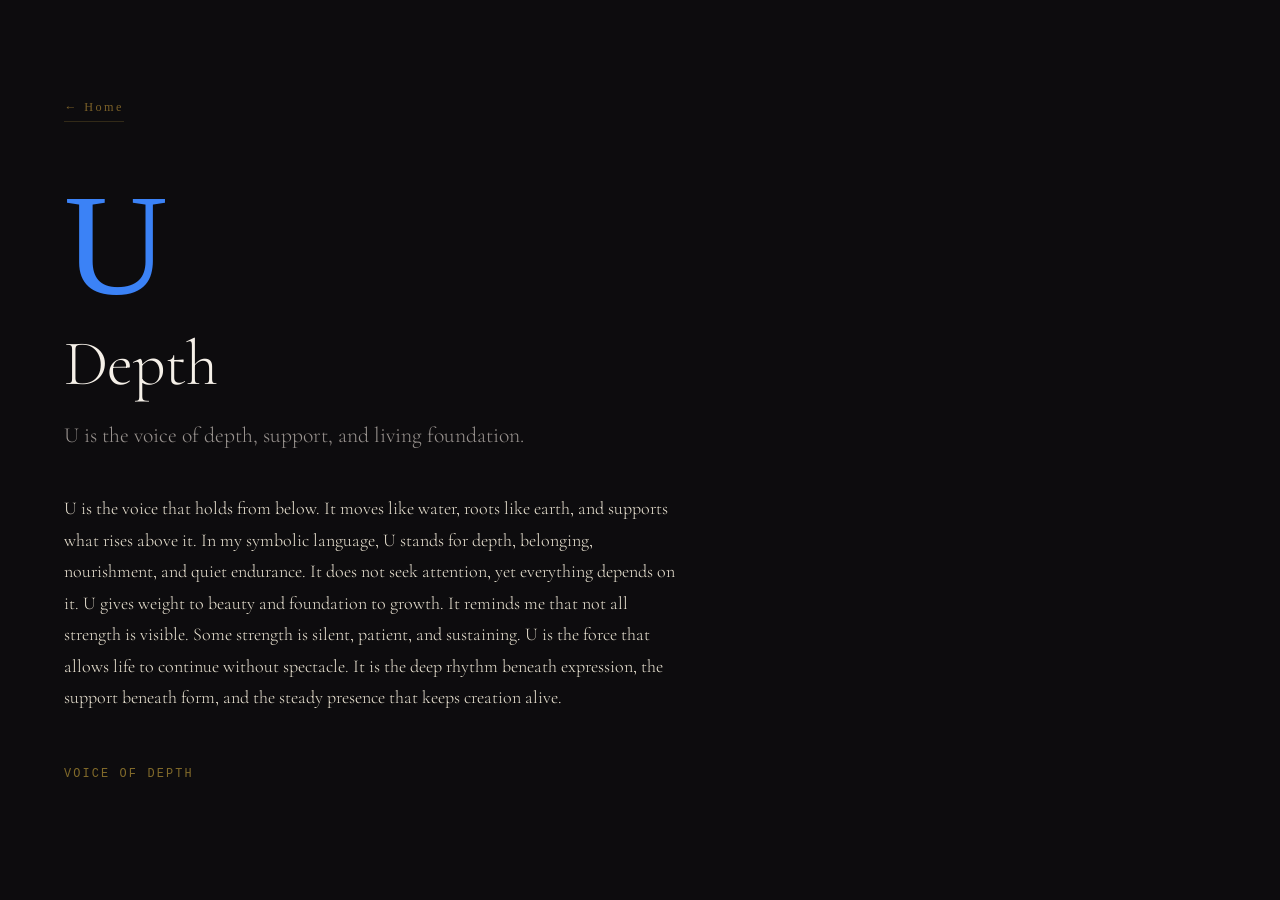
<file: voices/u/index.html>
<!DOCTYPE html>
<html lang="en">
<head>
  <meta charset="UTF-8" />
  <meta name="viewport" content="width=device-width, initial-scale=1.0" />
  <title>Voice | Sokol Gora</title>
  <link rel="preconnect" href="https://fonts.googleapis.com" />
  <link rel="preconnect" href="https://fonts.gstatic.com" crossorigin />
  <link href="https://fonts.googleapis.com/css2?family=Cormorant+Garamond:ital,wght@0,300;0,400;0,600;1,300;1,400&family=IM+Fell+English+SC&display=swap" rel="stylesheet" />
  <link rel="stylesheet" href="/voices/voice-page.css" />
</head>
<body>
  <main>
    <article class="voice-layout" id="voice-page" data-voice-slug="u">
      <a class="back-link" href="/" aria-label="Back to homepage">← Home</a>
      <p class="voice-letter" data-field="letter"></p>
      <h1 data-field="title"></h1>
      <p class="voice-subtitle" data-field="subtitle"></p>
      <p class="voice-body" data-field="body"></p>
      <p class="voice-footer" data-field="footer"></p>
    </article>
  </main>
  <script type="module" src="/voices/voice-page.js"></script>
</body>
</html>
</file>
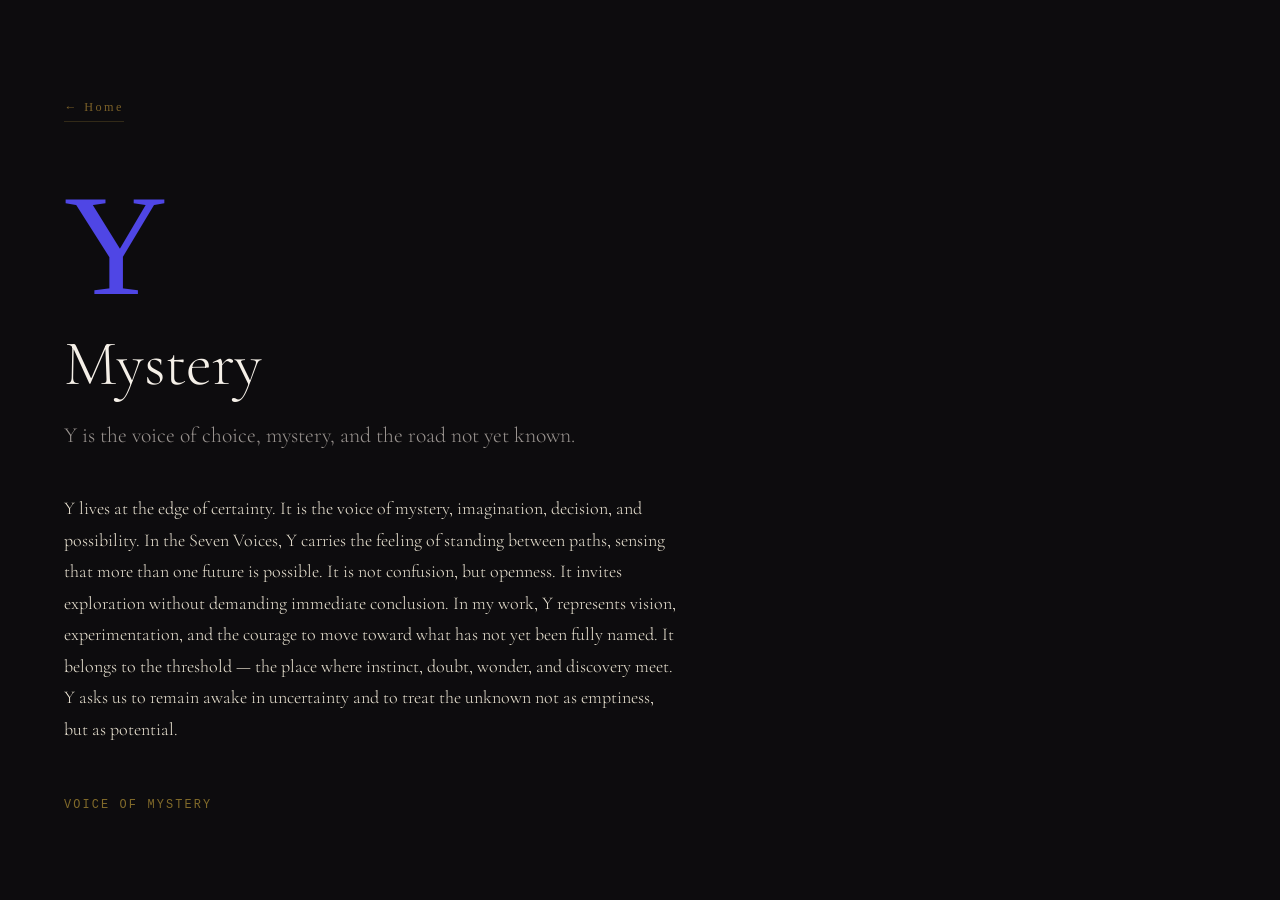
<file: voices/y/index.html>
<!DOCTYPE html>
<html lang="en">
<head>
  <meta charset="UTF-8" />
  <meta name="viewport" content="width=device-width, initial-scale=1.0" />
  <title>Voice | Sokol Gora</title>
  <link rel="preconnect" href="https://fonts.googleapis.com" />
  <link rel="preconnect" href="https://fonts.gstatic.com" crossorigin />
  <link href="https://fonts.googleapis.com/css2?family=Cormorant+Garamond:ital,wght@0,300;0,400;0,600;1,300;1,400&family=IM+Fell+English+SC&display=swap" rel="stylesheet" />
  <link rel="stylesheet" href="/voices/voice-page.css" />
</head>
<body>
  <main>
    <article class="voice-layout" id="voice-page" data-voice-slug="y">
      <a class="back-link" href="/" aria-label="Back to homepage">← Home</a>
      <p class="voice-letter" data-field="letter"></p>
      <h1 data-field="title"></h1>
      <p class="voice-subtitle" data-field="subtitle"></p>
      <p class="voice-body" data-field="body"></p>
      <p class="voice-footer" data-field="footer"></p>
    </article>
  </main>
  <script type="module" src="/voices/voice-page.js"></script>
</body>
</html>
</file>
<file: voices/voice-page.css>
:root {
  --ink: #0d0c0e;
  --paper: #f5f0e8;
  --warm: #ede6d5;
  --gold: #b8973c;
  --gold-dim: #7a6028;
  --mist: #9a9490;
  --serif: "Cormorant Garamond", Georgia, serif;
  --caps: "IM Fell English SC", serif;
  --mono: "Courier New", monospace;
  --gutter: clamp(1.5rem, 5vw, 4rem);
  --voice-color: var(--gold);
  --voice-color-dim: color-mix(in srgb, var(--voice-color) 70%, #000 30%);
}

*, *::before, *::after {
  box-sizing: border-box;
  margin: 0;
  padding: 0;
}

html {
  font-size: 18px;
}

body {
  min-height: 100svh;
  background: var(--ink);
  color: var(--paper);
  font-family: var(--serif);
  font-weight: 300;
  line-height: 1.75;
}

main {
  padding: clamp(3.6rem, 10vh, 6rem) var(--gutter) clamp(2.4rem, 8vh, 5rem);
}

.voice-layout {
  max-width: 760px;
}

.back-link {
  display: inline-flex;
  align-items: center;
  gap: 0.5rem;
  margin-bottom: clamp(2.4rem, 7vh, 4rem);
  font-family: var(--caps);
  font-size: 0.68rem;
  letter-spacing: 0.2em;
  color: var(--gold-dim);
  text-decoration: none;
  border-bottom: 1px solid rgba(184, 151, 60, 0.22);
  padding-bottom: 0.15rem;
  transition: color 0.2s, border-color 0.2s;
}

.back-link:hover {
  color: var(--gold);
  border-color: rgba(184, 151, 60, 0.65);
}

.back-link:focus-visible {
  outline: 2px solid rgba(184, 151, 60, 0.7);
  outline-offset: 4px;
}

.voice-letter {
  font-family: var(--caps);
  font-size: clamp(4rem, 14vw, 8rem);
  line-height: 0.85;
  color: var(--voice-color);
  margin-bottom: 1.2rem;
}

h1 {
  font-size: clamp(2rem, 5vw, 3.6rem);
  line-height: 1.1;
  font-weight: 300;
  letter-spacing: -0.01em;
  margin-bottom: 1rem;
}

.voice-subtitle {
  color: var(--mist);
  font-size: clamp(1rem, 2vw, 1.2rem);
  margin-bottom: 2.1rem;
}

.voice-body {
  color: var(--warm);
  max-width: 68ch;
  margin-bottom: 2.8rem;
}

.voice-footer {
  font-family: var(--mono);
  font-size: 0.66rem;
  letter-spacing: 0.18em;
  text-transform: uppercase;
  color: var(--voice-color-dim);
}

.voice-not-found {
  color: var(--mist);
}
</file>
